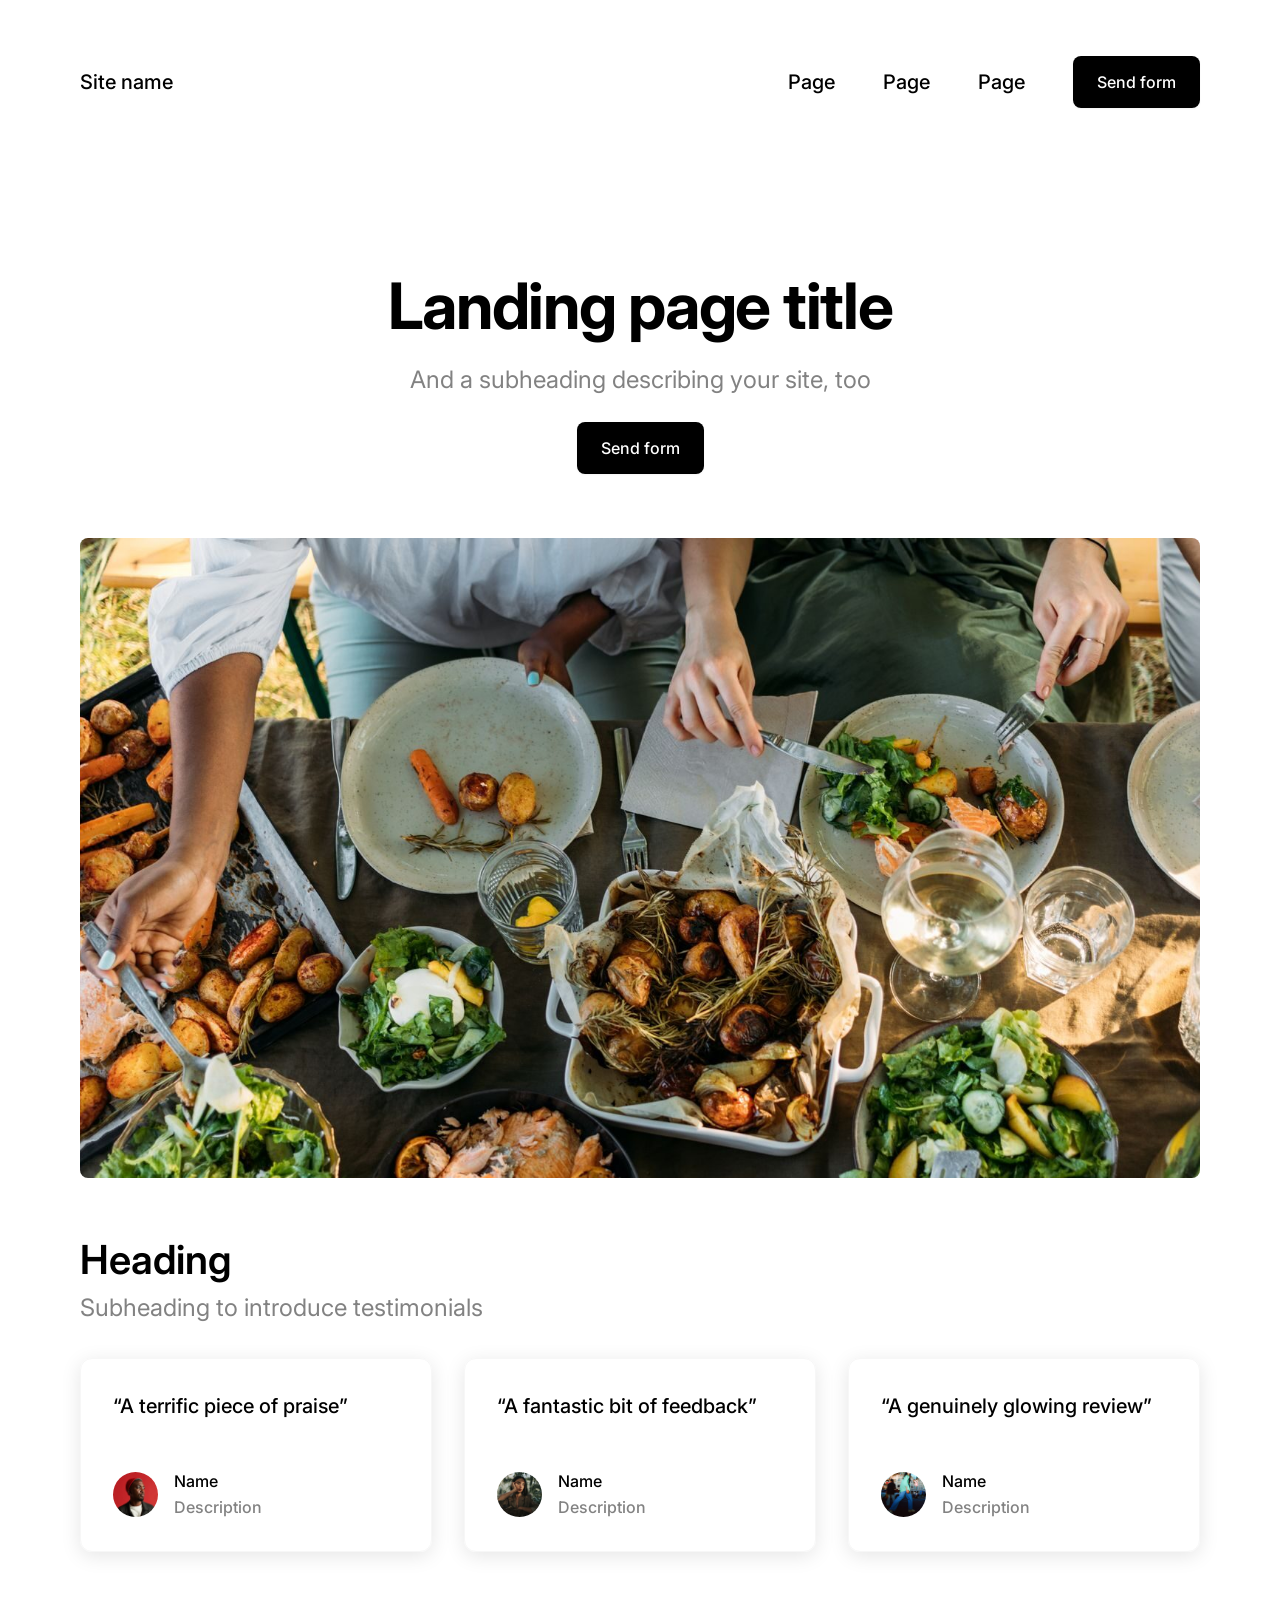
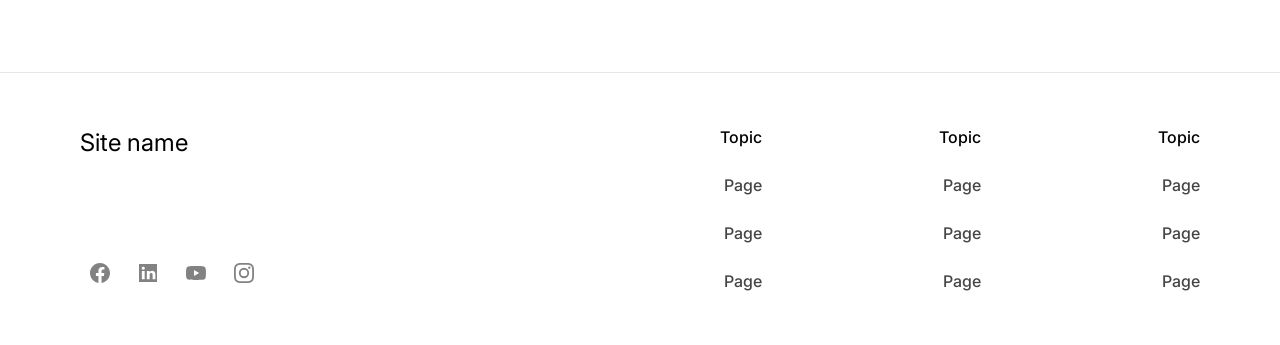
<file: level-1-frontend/index.html>
<!DOCTYPE html>
<html lang="uk">
<head>
    <meta charset="UTF-8">
    <meta name="viewport" content="width=device-width, initial-scale=1">
    <title>Landing page title</title>
    <link rel="preconnect" href="https://fonts.googleapis.com">
    <link rel="preconnect" href="https://fonts.gstatic.com" crossorigin>
    <link href="https://fonts.googleapis.com/css2?family=Inter:wght@400;500;600;700&display=swap" rel="stylesheet">
    <link rel="stylesheet" href="assets/css/style.css">
</head>
<body>

<header class="header">
    <div class="container header__inner">
        <a href="index.html" class="header__logo">Site name</a>

        <button class="burger" type="button" aria-expanded="false" aria-controls="nav" aria-label="Меню">
            <span></span>
            <span></span>
            <span></span>
        </button>

        <nav class="nav" id="nav">
            <ul class="nav__list">
                <li><a href="#" class="link">Page</a></li>
                <li><a href="#" class="link">Page</a></li>
                <li><a href="contact.html" class="link">Page</a></li>
            </ul>
            <a href="contact.html" class="button">Send form</a>
        </nav>
    </div>
</header>

<main>
    <section class="hero">
        <div class="container">
            <div class="hero__copy">
                <h1 class="title">Landing page title</h1>
                <p class="subtitle">And a subheading describing your site, too</p>
                <a href="contact.html" class="button">Send form</a>
            </div>
        </div>
    </section>

    <div class="container">
        <img src="assets/img/hero-landing.jpg" alt="" class="hero__image" width="1280" height="640">
    </div>

    <section class="section">
        <div class="container">
            <div class="section__header">
                <h2 class="heading">Heading</h2>
                <p class="subtitle">Subheading to introduce testimonials</p>
            </div>

            <div class="cards">
                <article class="card">
                    <p class="card__quote">&ldquo;A terrific piece of praise&rdquo;</p>
                    <div class="card__author">
                        <img src="assets/img/avatar-1.jpg" alt="" class="card__avatar" width="45" height="45">
                        <div>
                            <span>Name</span>
                            <span class="card__role">Description</span>
                        </div>
                    </div>
                </article>

                <article class="card">
                    <p class="card__quote">&ldquo;A fantastic bit of feedback&rdquo;</p>
                    <div class="card__author">
                        <img src="assets/img/avatar-2.jpg" alt="" class="card__avatar" width="45" height="45">
                        <div>
                            <span>Name</span>
                            <span class="card__role">Description</span>
                        </div>
                    </div>
                </article>

                <article class="card">
                    <p class="card__quote">&ldquo;A genuinely glowing review&rdquo;</p>
                    <div class="card__author">
                        <img src="assets/img/avatar-3.jpg" alt="" class="card__avatar" width="45" height="45">
                        <div>
                            <span>Name</span>
                            <span class="card__role">Description</span>
                        </div>
                    </div>
                </article>
            </div>
        </div>
    </section>
</main>

<footer class="footer">
    <div class="container footer__inner">
        <div class="footer__brand">
            <a href="index.html" class="footer__logo">Site name</a>
            <div class="socials">
                <a href="#" aria-label="Facebook">
                    <svg viewBox="0 0 24 24" aria-hidden="true"><path d="M22 12.06C22 6.5 17.52 2 12 2S2 6.5 2 12.06c0 5.02 3.66 9.18 8.44 9.94v-7.03H7.9v-2.9h2.54V9.85c0-2.52 1.49-3.91 3.77-3.91 1.09 0 2.24.2 2.24.2v2.46h-1.26c-1.24 0-1.63.78-1.63 1.57v1.89h2.78l-.45 2.9h-2.33V22c4.78-.76 8.44-4.92 8.44-9.94z"/></svg>
                </a>
                <a href="#" aria-label="LinkedIn">
                    <svg viewBox="0 0 24 24" aria-hidden="true"><path d="M3 3h18v18H3V3zm5.66 15.34V9.9H5.86v8.44h2.8zM7.26 8.74c.98 0 1.59-.65 1.59-1.46-.02-.83-.61-1.46-1.57-1.46s-1.59.63-1.59 1.46c0 .81.61 1.46 1.55 1.46h.02zm3.62 9.6h2.8v-4.71c0-.25.02-.5.09-.68.2-.5.66-1.02 1.43-1.02 1.01 0 1.41.77 1.41 1.89v4.52h2.8v-4.85c0-2.59-1.38-3.79-3.22-3.79-1.51 0-2.17.84-2.54 1.42h.02V9.9h-2.8c.04.79 0 8.44 0 8.44z"/></svg>
                </a>
                <a href="#" aria-label="YouTube">
                    <svg viewBox="0 0 24 24" aria-hidden="true"><path d="M21.58 7.19a2.5 2.5 0 0 0-1.77-1.77C18.25 5 12 5 12 5s-6.25 0-7.81.42a2.5 2.5 0 0 0-1.77 1.77C2 8.75 2 12 2 12s0 3.25.42 4.81a2.5 2.5 0 0 0 1.77 1.77C5.75 19 12 19 12 19s6.25 0 7.81-.42a2.5 2.5 0 0 0 1.77-1.77C22 15.25 22 12 22 12s0-3.25-.42-4.81zM10 15.02V8.98L15.2 12 10 15.02z"/></svg>
                </a>
                <a href="#" aria-label="Instagram">
                    <svg viewBox="0 0 24 24" aria-hidden="true"><path d="M12 2c2.72 0 3.06.01 4.12.06 1.07.05 1.79.22 2.43.47.66.25 1.22.6 1.77 1.15.55.55.9 1.11 1.15 1.77.25.64.42 1.36.47 2.43.05 1.06.06 1.4.06 4.12s-.01 3.06-.06 4.12c-.05 1.07-.22 1.79-.47 2.43-.25.66-.6 1.22-1.15 1.77-.55.55-1.11.9-1.77 1.15-.64.25-1.36.42-2.43.47-1.06.05-1.4.06-4.12.06s-3.06-.01-4.12-.06c-1.07-.05-1.79-.22-2.43-.47-.66-.25-1.22-.6-1.77-1.15-.55-.55-.9-1.11-1.15-1.77-.25-.64-.42-1.36-.47-2.43C2.01 15.06 2 14.72 2 12s.01-3.06.06-4.12c.05-1.07.22-1.79.47-2.43.25-.66.6-1.22 1.15-1.77.55-.55 1.11-.9 1.77-1.15.64-.25 1.36-.42 2.43-.47C8.94 2.01 9.28 2 12 2zm0 1.8c-2.67 0-2.99.01-4.04.06-.98.04-1.5.2-1.86.34-.47.18-.8.4-1.15.75-.35.35-.57.68-.75 1.15-.14.36-.3.88-.34 1.86-.05 1.05-.06 1.37-.06 4.04s.01 2.99.06 4.04c.04.98.2 1.5.34 1.86.18.47.4.8.75 1.15.35.35.68.57 1.15.75.36.14.88.3 1.86.34 1.05.05 1.37.06 4.04.06s2.99-.01 4.04-.06c.98-.04 1.5-.2 1.86-.34.47-.18.8-.4 1.15-.75.35-.35.57-.68.75-1.15.14-.36.3-.88.34-1.86.05-1.05.06-1.37.06-4.04s-.01-2.99-.06-4.04c-.04-.98-.2-1.5-.34-1.86-.18-.47-.4-.8-.75-1.15-.35-.35-.68-.57-1.15-.75-.36-.14-.88-.3-1.86-.34-1.05-.05-1.37-.06-4.04-.06zm0 3.07a5.13 5.13 0 1 1 0 10.26 5.13 5.13 0 0 1 0-10.26zm0 8.46a3.33 3.33 0 1 0 0-6.66 3.33 3.33 0 0 0 0 6.66zm6.54-8.66a1.2 1.2 0 1 1-2.4 0 1.2 1.2 0 0 1 2.4 0z"/></svg>
                </a>
            </div>
        </div>

        <div class="footer__columns">
            <div class="footer__column">
                <span>Topic</span>
                <a href="#" class="footer__link">Page</a>
                <a href="#" class="footer__link">Page</a>
                <a href="#" class="footer__link">Page</a>
            </div>
            <div class="footer__column">
                <span>Topic</span>
                <a href="#" class="footer__link">Page</a>
                <a href="#" class="footer__link">Page</a>
                <a href="#" class="footer__link">Page</a>
            </div>
            <div class="footer__column">
                <span>Topic</span>
                <a href="#" class="footer__link">Page</a>
                <a href="#" class="footer__link">Page</a>
                <a href="#" class="footer__link">Page</a>
            </div>
        </div>
    </div>
</footer>

<script src="assets/js/main.js"></script>
</body>
</html>
</file>
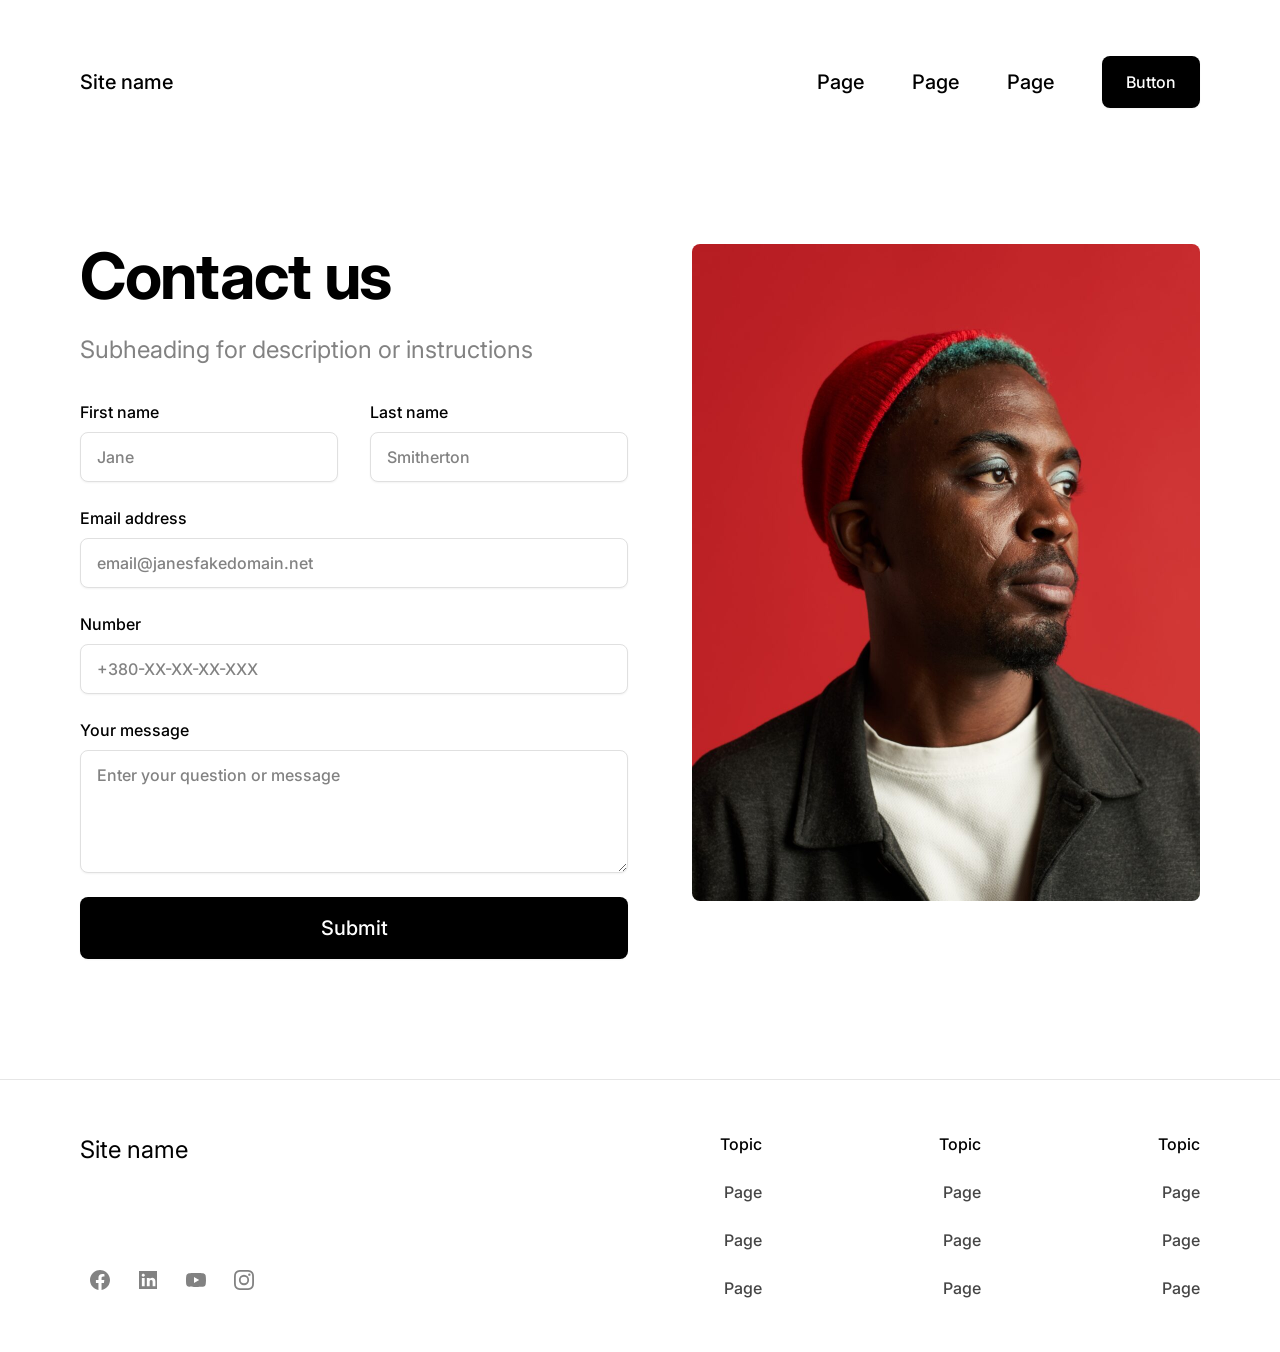
<file: level-1-frontend/contact.html>
<!DOCTYPE html>
<html lang="uk">
<head>
    <meta charset="UTF-8">
    <meta name="viewport" content="width=device-width, initial-scale=1">
    <title>Contact us</title>
    <link rel="preconnect" href="https://fonts.googleapis.com">
    <link rel="preconnect" href="https://fonts.gstatic.com" crossorigin>
    <link href="https://fonts.googleapis.com/css2?family=Inter:wght@400;500;600;700&display=swap" rel="stylesheet">
    <link rel="stylesheet" href="assets/css/style.css">
</head>
<body>

<header class="header">
    <div class="container header__inner">
        <a href="index.html" class="header__logo">Site name</a>

        <button class="burger" type="button" aria-expanded="false" aria-controls="nav" aria-label="Меню">
            <span></span>
            <span></span>
            <span></span>
        </button>

        <nav class="nav" id="nav">
            <ul class="nav__list">
                <li><a href="#" class="link">Page</a></li>
                <li><a href="#" class="link">Page</a></li>
                <li><a href="index.html" class="link">Page</a></li>
            </ul>
            <a href="#" class="button">Button</a>
        </nav>
    </div>
</header>

<main>
    <div class="container contact">
        <div>
            <div class="contact__headline">
                <h1 class="title">Contact us</h1>
                <p class="subtitle">Subheading for description or instructions</p>
            </div>

            <form class="form" action="#" method="post">
                <div class="form__field">
                    <label class="form__label" for="first-name">First name</label>
                    <input class="form__control" type="text" id="first-name" name="first_name" placeholder="Jane">
                </div>

                <div class="form__field">
                    <label class="form__label" for="last-name">Last name</label>
                    <input class="form__control" type="text" id="last-name" name="last_name" placeholder="Smitherton">
                </div>

                <div class="form__field form__field--full">
                    <label class="form__label" for="email">Email address</label>
                    <input class="form__control" type="email" id="email" name="email" placeholder="email@janesfakedomain.net">
                </div>

                <div class="form__field form__field--full">
                    <label class="form__label" for="phone">Number</label>
                    <input class="form__control" type="tel" id="phone" name="phone" placeholder="+380-ХХ-ХХ-ХХ-ХХХ">
                </div>

                <div class="form__field form__field--full">
                    <label class="form__label" for="message">Your message</label>
                    <textarea class="form__control" id="message" name="message" placeholder="Enter your question or message"></textarea>
                </div>

                <div class="form__field--full">
                    <button class="button button--lg form__submit" type="submit">Submit</button>
                </div>
            </form>
        </div>

        <img src="assets/img/hero-contact.jpg" alt="" class="contact__image" width="508" height="657">
    </div>
</main>

<footer class="footer">
    <div class="container footer__inner">
        <div class="footer__brand">
            <a href="index.html" class="footer__logo">Site name</a>
            <div class="socials">
                <a href="#" aria-label="Facebook">
                    <svg viewBox="0 0 24 24" aria-hidden="true"><path d="M22 12.06C22 6.5 17.52 2 12 2S2 6.5 2 12.06c0 5.02 3.66 9.18 8.44 9.94v-7.03H7.9v-2.9h2.54V9.85c0-2.52 1.49-3.91 3.77-3.91 1.09 0 2.24.2 2.24.2v2.46h-1.26c-1.24 0-1.63.78-1.63 1.57v1.89h2.78l-.45 2.9h-2.33V22c4.78-.76 8.44-4.92 8.44-9.94z"/></svg>
                </a>
                <a href="#" aria-label="LinkedIn">
                    <svg viewBox="0 0 24 24" aria-hidden="true"><path d="M3 3h18v18H3V3zm5.66 15.34V9.9H5.86v8.44h2.8zM7.26 8.74c.98 0 1.59-.65 1.59-1.46-.02-.83-.61-1.46-1.57-1.46s-1.59.63-1.59 1.46c0 .81.61 1.46 1.55 1.46h.02zm3.62 9.6h2.8v-4.71c0-.25.02-.5.09-.68.2-.5.66-1.02 1.43-1.02 1.01 0 1.41.77 1.41 1.89v4.52h2.8v-4.85c0-2.59-1.38-3.79-3.22-3.79-1.51 0-2.17.84-2.54 1.42h.02V9.9h-2.8c.04.79 0 8.44 0 8.44z"/></svg>
                </a>
                <a href="#" aria-label="YouTube">
                    <svg viewBox="0 0 24 24" aria-hidden="true"><path d="M21.58 7.19a2.5 2.5 0 0 0-1.77-1.77C18.25 5 12 5 12 5s-6.25 0-7.81.42a2.5 2.5 0 0 0-1.77 1.77C2 8.75 2 12 2 12s0 3.25.42 4.81a2.5 2.5 0 0 0 1.77 1.77C5.75 19 12 19 12 19s6.25 0 7.81-.42a2.5 2.5 0 0 0 1.77-1.77C22 15.25 22 12 22 12s0-3.25-.42-4.81zM10 15.02V8.98L15.2 12 10 15.02z"/></svg>
                </a>
                <a href="#" aria-label="Instagram">
                    <svg viewBox="0 0 24 24" aria-hidden="true"><path d="M12 2c2.72 0 3.06.01 4.12.06 1.07.05 1.79.22 2.43.47.66.25 1.22.6 1.77 1.15.55.55.9 1.11 1.15 1.77.25.64.42 1.36.47 2.43.05 1.06.06 1.4.06 4.12s-.01 3.06-.06 4.12c-.05 1.07-.22 1.79-.47 2.43-.25.66-.6 1.22-1.15 1.77-.55.55-1.11.9-1.77 1.15-.64.25-1.36.42-2.43.47-1.06.05-1.4.06-4.12.06s-3.06-.01-4.12-.06c-1.07-.05-1.79-.22-2.43-.47-.66-.25-1.22-.6-1.77-1.15-.55-.55-.9-1.11-1.15-1.77-.25-.64-.42-1.36-.47-2.43C2.01 15.06 2 14.72 2 12s.01-3.06.06-4.12c.05-1.07.22-1.79.47-2.43.25-.66.6-1.22 1.15-1.77.55-.55 1.11-.9 1.77-1.15.64-.25 1.36-.42 2.43-.47C8.94 2.01 9.28 2 12 2zm0 1.8c-2.67 0-2.99.01-4.04.06-.98.04-1.5.2-1.86.34-.47.18-.8.4-1.15.75-.35.35-.57.68-.75 1.15-.14.36-.3.88-.34 1.86-.05 1.05-.06 1.37-.06 4.04s.01 2.99.06 4.04c.04.98.2 1.5.34 1.86.18.47.4.8.75 1.15.35.35.68.57 1.15.75.36.14.88.3 1.86.34 1.05.05 1.37.06 4.04.06s2.99-.01 4.04-.06c.98-.04 1.5-.2 1.86-.34.47-.18.8-.4 1.15-.75.35-.35.57-.68.75-1.15.14-.36.3-.88.34-1.86.05-1.05.06-1.37.06-4.04s-.01-2.99-.06-4.04c-.04-.98-.2-1.5-.34-1.86-.18-.47-.4-.8-.75-1.15-.35-.35-.68-.57-1.15-.75-.36-.14-.88-.3-1.86-.34-1.05-.05-1.37-.06-4.04-.06zm0 3.07a5.13 5.13 0 1 1 0 10.26 5.13 5.13 0 0 1 0-10.26zm0 8.46a3.33 3.33 0 1 0 0-6.66 3.33 3.33 0 0 0 0 6.66zm6.54-8.66a1.2 1.2 0 1 1-2.4 0 1.2 1.2 0 0 1 2.4 0z"/></svg>
                </a>
            </div>
        </div>

        <div class="footer__columns">
            <div class="footer__column">
                <span>Topic</span>
                <a href="#" class="footer__link">Page</a>
                <a href="#" class="footer__link">Page</a>
                <a href="#" class="footer__link">Page</a>
            </div>
            <div class="footer__column">
                <span>Topic</span>
                <a href="#" class="footer__link">Page</a>
                <a href="#" class="footer__link">Page</a>
                <a href="#" class="footer__link">Page</a>
            </div>
            <div class="footer__column">
                <span>Topic</span>
                <a href="#" class="footer__link">Page</a>
                <a href="#" class="footer__link">Page</a>
                <a href="#" class="footer__link">Page</a>
            </div>
        </div>
    </div>
</footer>

<script src="assets/js/main.js"></script>
</body>
</html>
</file>
<file: level-1-frontend/assets/css/style.css>
:root {
    --black: #000;
    --white: #fff;
    --grey: #828282;
    --grey-dark: #454545;
    --border: #e0e0e0;
    --border-card: #f7f7f7;
    --divider: #e6e6e6;

    --radius: 8px;
    --shadow-control: 0 1px 2px rgba(0, 0, 0, .05);
    --shadow-card: 0 4px 20px rgba(0, 0, 0, .1);
    --shadow-link: 0 2px 4px rgba(0, 0, 0, .25);

    --padding: 80px;
    --ease: .25s ease;
}

*,
*::before,
*::after {
    box-sizing: border-box;
}

body {
    margin: 0;
    font-family: 'Inter', -apple-system, 'Segoe UI', Roboto, sans-serif;
    font-size: 16px;
    font-weight: 500;
    line-height: 1.5;
    color: var(--black);
    background: var(--white);
    -webkit-font-smoothing: antialiased;
}

img {
    display: block;
    max-width: 100%;
}

a {
    color: inherit;
    text-decoration: none;
}

.container {
    max-width: calc(1280px + var(--padding) * 2);
    margin: 0 auto;
    padding-inline: var(--padding);
}

.title {
    margin: 0;
    font-size: 64px;
    font-weight: 700;
    line-height: 1;
    letter-spacing: -.02em;
}

.subtitle {
    margin: 0;
    font-size: 24px;
    font-weight: 400;
    color: var(--grey);
}

.heading {
    margin: 0;
    font-size: 40px;
    font-weight: 600;
    line-height: 1.1;
}

.button {
    display: inline-flex;
    align-items: center;
    justify-content: center;
    gap: 8px;
    padding: 14px 24px;
    font: inherit;
    color: var(--white);
    background: var(--black);
    border: 0;
    border-radius: var(--radius);
    box-shadow: var(--shadow-control);
    cursor: pointer;
    transition: box-shadow var(--ease), transform var(--ease);
}

.button:hover {
    box-shadow: 0 4px 12px rgba(0, 0, 0, .2);
    transform: translateY(-1px);
}

.button:active {
    transform: translateY(0);
    opacity: .9;
}

.button--lg {
    padding: 16px 32px;
    font-size: 20px;
}

.link {
    display: inline-block;
    font-size: 20px;
    border-radius: 4px;
    transition: text-shadow var(--ease);
}

.link:hover,
.link:focus-visible {
    text-shadow: var(--shadow-link);
}

.header {
    position: relative;
    z-index: 30;
}

.header__inner {
    display: flex;
    align-items: center;
    justify-content: space-between;
    min-height: 164px;
}

.header__logo {
    font-size: 20px;
}

.nav {
    display: flex;
    align-items: center;
    gap: 48px;
}

.nav__list {
    display: flex;
    align-items: center;
    gap: 48px;
    margin: 0;
    padding: 0;
    list-style: none;
}

.burger {
    display: none;
    flex-direction: column;
    justify-content: center;
    gap: 6px;
    width: 54px;
    height: 30px;
    padding: 0;
    background: none;
    border: 0;
    cursor: pointer;
}

.burger span {
    height: 6px;
    background: var(--black);
    border-radius: 2px;
    transition: transform var(--ease), opacity var(--ease);
}

.burger[aria-expanded='true'] span:nth-child(1) {
    transform: translateY(12px) rotate(45deg);
}

.burger[aria-expanded='true'] span:nth-child(2) {
    opacity: 0;
}

.burger[aria-expanded='true'] span:nth-child(3) {
    transform: translateY(-12px) rotate(-45deg);
}

.hero {
    padding: 110px 0 64px;
    text-align: center;
}

.hero__copy {
    display: flex;
    flex-direction: column;
    align-items: center;
    gap: 24px;
    max-width: 837px;
    margin: 0 auto;
}

.hero__image {
    aspect-ratio: 2 / 1;
    width: 100%;
    object-fit: cover;
    border-radius: var(--radius);
}

.section {
    padding: 60px 0;
}

.section__header {
    display: flex;
    flex-direction: column;
    gap: 8px;
    max-width: 733px;
    margin-bottom: 32px;
}

.cards {
    display: grid;
    grid-template-columns: repeat(3, 1fr);
    gap: 32px;
}

.card {
    display: flex;
    flex-direction: column;
    justify-content: space-between;
    gap: 48px;
    padding: 32px;
    border: 1px solid var(--border-card);
    border-radius: 12px;
    box-shadow: var(--shadow-card);
    transition: transform var(--ease), box-shadow var(--ease);
}

.card:hover {
    box-shadow: 0 12px 32px rgba(0, 0, 0, .14);
    transform: scale(1.04);
}

.card__quote {
    margin: 0;
    font-size: 20px;
}

.card__author {
    display: flex;
    align-items: center;
    gap: 16px;
}

.card__author div {
    display: flex;
    flex-direction: column;
    gap: 2px;
}

.card__avatar {
    flex-shrink: 0;
    width: 45px;
    height: 45px;
    object-fit: cover;
    background: #d9d9d9;
    border-radius: 50%;
}

.card__role {
    color: var(--grey);
}

.contact {
    display: grid;
    grid-template-columns: minmax(0, 626px) minmax(0, 508px);
    justify-content: space-between;
    gap: 64px;
    padding-block: 80px 60px;
}

.contact__headline {
    display: flex;
    flex-direction: column;
    gap: 24px;
    margin-bottom: 32px;
}

.contact__image {
    width: 100%;
    height: 657px;
    object-fit: cover;
    background: var(--border-card);
    border-radius: var(--radius);
}

.form {
    display: grid;
    grid-template-columns: repeat(2, minmax(0, 1fr));
    gap: 24px 32px;
}

.form__field {
    display: flex;
    flex-direction: column;
    gap: 8px;
}

.form__field--full {
    grid-column: 1 / -1;
}

.form__control {
    width: 100%;
    padding: 12px 16px;
    font: inherit;
    color: var(--black);
    border: 1px solid var(--border);
    border-radius: var(--radius);
    box-shadow: var(--shadow-control);
    transition: border-color var(--ease), box-shadow var(--ease);
}

.form__control::placeholder {
    color: var(--grey);
}

.form__control:focus {
    border-color: var(--black);
    outline: none;
    box-shadow: 0 0 0 3px rgba(0, 0, 0, .08);
}

textarea.form__control {
    min-height: 123px;
    resize: vertical;
}

.form__submit {
    width: 100%;
}

.footer {
    margin-top: 60px;
    border-top: 1px solid var(--divider);
}

.footer__inner {
    display: flex;
    justify-content: space-between;
    gap: 32px;
    padding-block: 52px;
}

.footer__brand {
    display: flex;
    flex-direction: column;
    justify-content: space-between;
    gap: 32px;
}

.footer__logo {
    font-size: 24px;
    font-weight: 400;
}

.footer__columns {
    display: flex;
    gap: 32px;
}

.footer__column {
    display: flex;
    flex-direction: column;
    align-items: flex-end;
    gap: 24px;
    min-width: 187px;
    text-align: right;
}

.footer__link {
    color: var(--grey-dark);
    border-radius: 4px;
    transition: text-shadow var(--ease);
}

.footer__link:hover,
.footer__link:focus-visible {
    text-shadow: var(--shadow-link);
}

.socials {
    display: flex;
    gap: 8px;
}

.socials a {
    display: inline-flex;
    align-items: center;
    justify-content: center;
    width: 40px;
    height: 40px;
    border-radius: 4px;
    transition: background-color var(--ease), transform var(--ease);
}

.socials a:hover {
    background: var(--border-card);
    transform: translateY(-2px);
}

.socials svg {
    width: 24px;
    height: 24px;
    fill: var(--grey);
    transition: fill var(--ease);
}

.socials a:hover svg {
    fill: var(--black);
}

@media (max-width: 1024px) {
    :root {
        --padding: 40px;
    }

    .title {
        font-size: 48px;
    }

    .heading {
        font-size: 32px;
    }

    .subtitle {
        font-size: 20px;
    }

    .burger {
        display: flex;
    }

    .nav {
        position: fixed;
        inset: 164px 0 auto;
        z-index: 20;
        flex-direction: column;
        gap: 32px;
        padding: 16px 24px 48px;
        background: var(--white);
        border-bottom: 1px solid var(--divider);
        visibility: hidden;
        opacity: 0;
        transform: translateY(-16px);
        transition: transform var(--ease), opacity var(--ease), visibility var(--ease);
    }

    .nav.is-open {
        visibility: visible;
        opacity: 1;
        transform: translateY(0);
    }

    .nav__list {
        flex-direction: column;
        gap: 16px;
    }

    .contact {
        grid-template-columns: 1fr;
        gap: 40px;
    }

    .contact__image {
        height: 420px;
    }

    .cards {
        grid-template-columns: 1fr;
    }

    .footer__inner {
        flex-direction: column;
    }

    .footer__column {
        flex: 1;
        min-width: 0;
    }
}

@media (max-width: 640px) {
    :root {
        --padding: 20px;
    }

    .title {
        font-size: 36px;
    }

    .heading {
        font-size: 28px;
    }

    .subtitle {
        font-size: 18px;
    }

    .hero {
        padding: 48px 0 40px;
    }

    .hero__image {
        aspect-ratio: 3 / 2;
    }

    .header__inner {
        min-height: 96px;
    }

    .nav {
        inset-block-start: 96px;
    }

    .burger {
        width: 40px;
        height: 22px;
        gap: 4px;
    }

    .burger span {
        height: 4px;
    }

    .burger[aria-expanded='true'] span:nth-child(1) {
        transform: translateY(8px) rotate(45deg);
    }

    .burger[aria-expanded='true'] span:nth-child(3) {
        transform: translateY(-8px) rotate(-45deg);
    }

    .form {
        grid-template-columns: 1fr;
    }

    .footer__columns {
        flex-direction: column;
        gap: 32px;
    }

    .footer__column {
        align-items: flex-start;
        text-align: left;
    }
}
</file>
